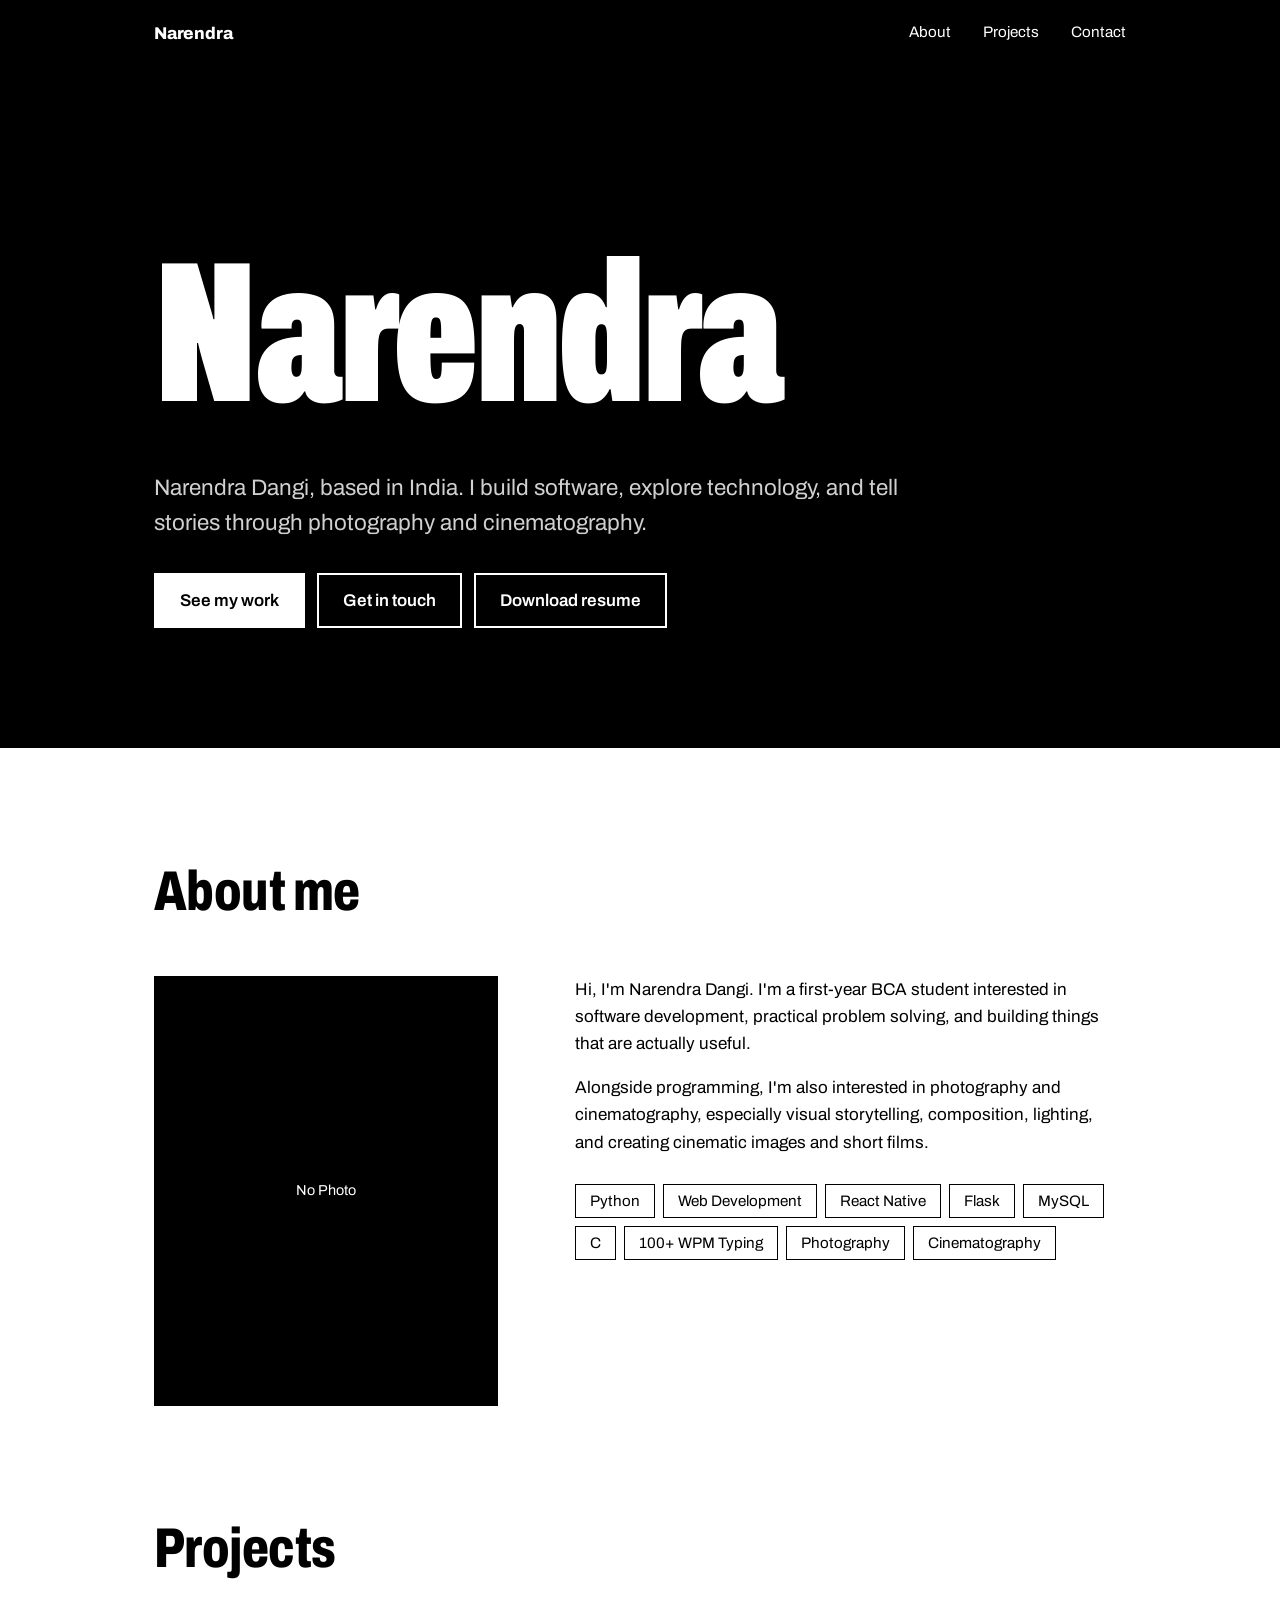
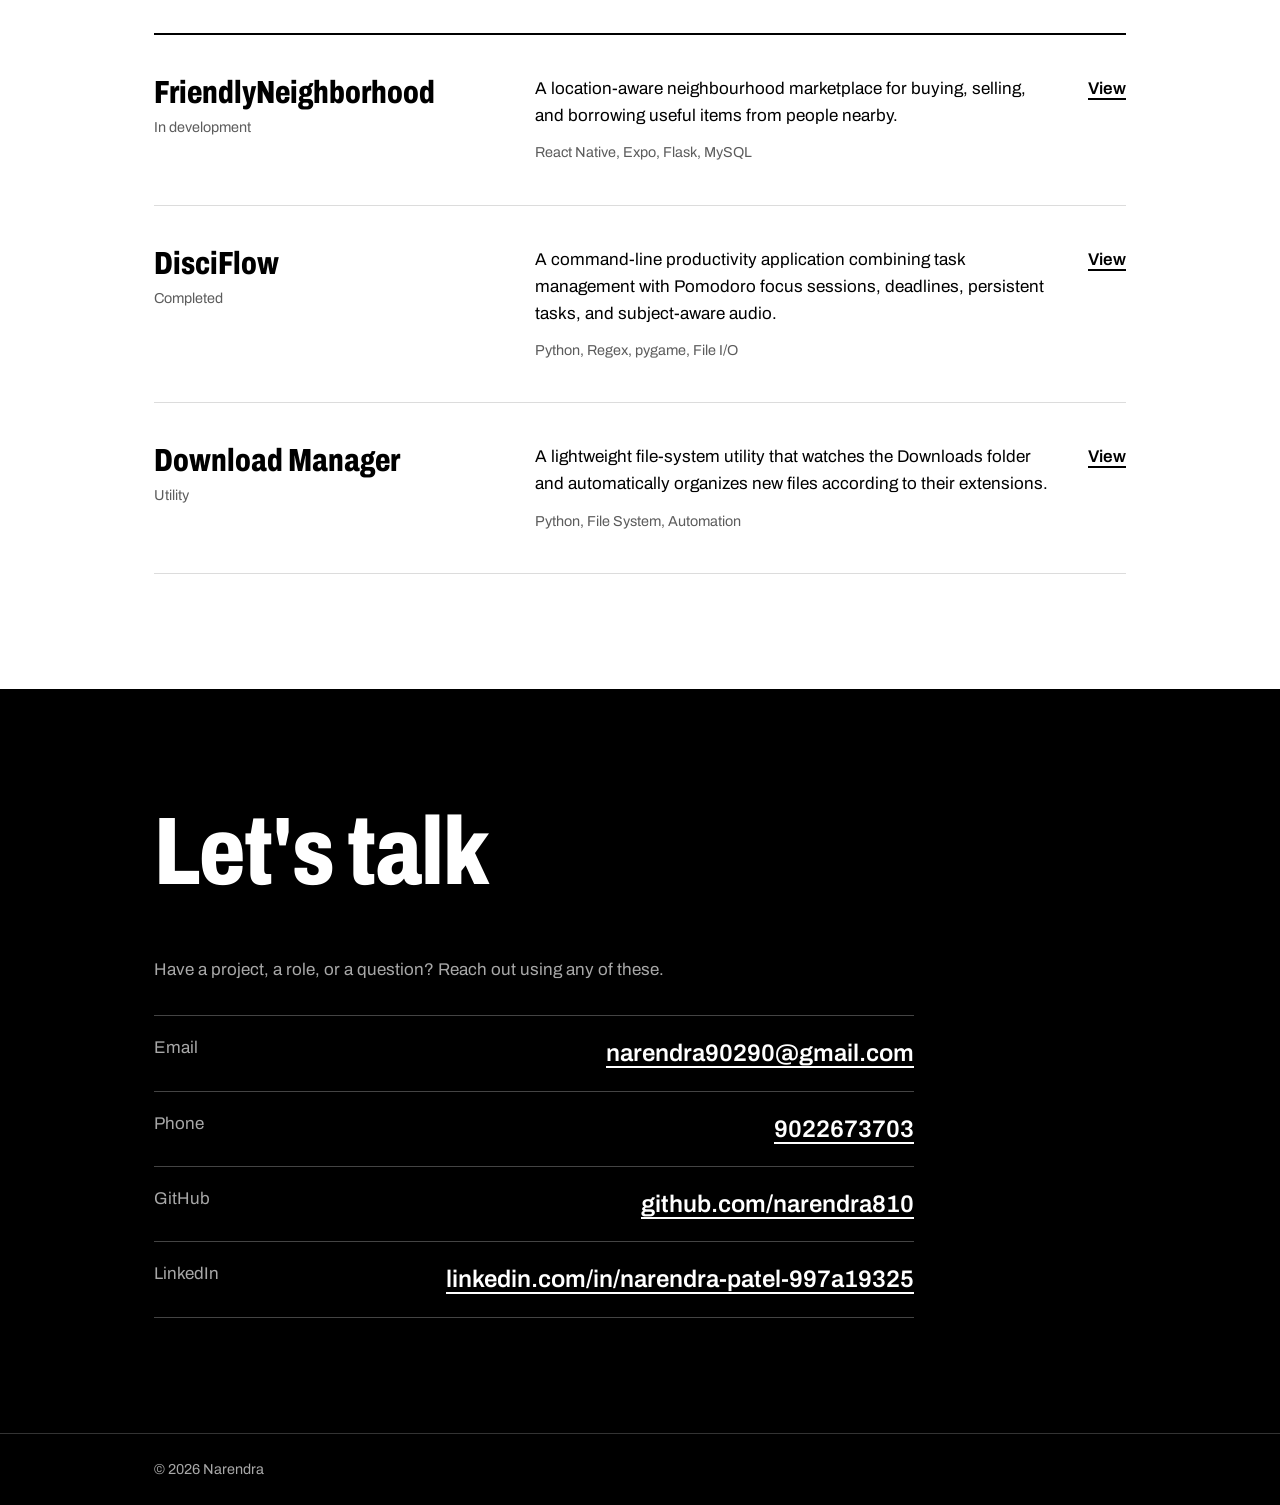
<file: index.html>
<!DOCTYPE html>
<html lang="en">
<head>
<meta charset="UTF-8">
<meta name="viewport" content="width=device-width, initial-scale=1">

<title>Narendra Dangi | Portfolio</title>
<meta name="description" content="Portfolio of Narendra Dangi — developer, photographer and cinematographer.">

<link rel="preconnect" href="https://fonts.googleapis.com">
<link rel="preconnect" href="https://fonts.gstatic.com" crossorigin>
<link href="https://fonts.googleapis.com/css2?family=Archivo:wdth,wght@62..125,400..900&display=swap" rel="stylesheet">

<style>
:root{
  --bg:#fff; --fg:#000; --muted:#5c5c5c; --line:#dcdcdc;
  --pad:clamp(20px,5vw,72px);
}
*{box-sizing:border-box;margin:0;padding:0}
html{scroll-behavior:smooth}
body{font-family:"Archivo",system-ui,-apple-system,"Segoe UI",Arial,sans-serif;background:var(--bg);color:var(--fg);line-height:1.6;font-size:1.0625rem}
a{color:inherit}
:focus-visible{outline:3px solid currentColor;outline-offset:3px}
.wrap{max-width:1100px;margin:0 auto;padding:0 var(--pad)}

/* Inverted (black) blocks */
.dark{background:#000;color:#fff}
.dark .muted{color:#a8a8a8}
.muted{color:var(--muted)}

/* Header */
header{position:sticky;top:0;z-index:10;background:#000;color:#fff}
header .wrap{display:flex;justify-content:space-between;align-items:center;padding-top:16px;padding-bottom:16px;gap:16px}
.logo{font-weight:800;text-decoration:none;letter-spacing:-.01em}
nav{display:flex;gap:clamp(14px,3vw,32px)}
nav a{text-decoration:none;font-size:.95rem;padding:4px 0;border-bottom:2px solid transparent}
nav a:hover{border-color:#fff}

/* Hero */
.hero{padding:clamp(72px,14vw,180px) 0 clamp(56px,10vw,120px)}
.hero h1{font-stretch:62%;font-weight:900;font-size:clamp(3.5rem,17vw,12.5rem);line-height:.88;letter-spacing:-.02em;text-transform:none;overflow-wrap:anywhere}
.hero p{margin-top:clamp(24px,4vw,48px);max-width:34em;font-size:clamp(1.1rem,2.2vw,1.4rem);color:#d0d0d0}
.btns{margin-top:32px;display:flex;flex-wrap:wrap;gap:12px}
.btn{display:inline-block;padding:12px 24px;border:2px solid #fff;text-decoration:none;font-weight:600}
.btn.solid{background:#fff;color:#000}
.btn:hover{background:#fff;color:#000}
.btn.solid:hover{background:#000;color:#fff}

/* Sections */
section{padding:clamp(56px,9vw,120px) 0}
h2{font-stretch:75%;font-weight:800;font-size:clamp(2rem,5vw,3.5rem);line-height:1;letter-spacing:-.01em;margin-bottom:clamp(28px,5vw,56px)}

/* About */
.about{display:grid;grid-template-columns:minmax(0,1fr) minmax(0,1.6fr);gap:clamp(28px,6vw,80px);align-items:start}
.photo{aspect-ratio:4/5;background:#000;color:#fff;display:grid;place-items:center;text-align:center;font-size:.9rem;padding:16px}
.photo img{width:100%;height:100%;object-fit:cover;filter:grayscale(1)}
.about p+p{margin-top:1em}
.skills{margin-top:28px;display:flex;flex-wrap:wrap;gap:8px;list-style:none}
.skills li{border:1.5px solid #000;padding:4px 14px;font-size:.95rem}

/* Projects */
.projects{list-style:none;border-top:2px solid #000}
.project{display:grid;grid-template-columns:minmax(0,1fr) minmax(0,1.5fr) auto;gap:clamp(12px,3vw,40px);padding:clamp(24px,4vw,40px) 0;border-bottom:1px solid var(--line);align-items:start}
.project h3{font-stretch:75%;font-weight:800;font-size:clamp(1.4rem,2.6vw,2rem);line-height:1.1}
.project .year{font-size:.9rem;margin-top:6px}
.project p{max-width:38em}
.tags{margin-top:12px;font-size:.9rem;color:var(--muted)}
.links{display:flex;gap:16px;font-weight:600;white-space:nowrap}
.links a{text-decoration-thickness:2px;text-underline-offset:4px}

/* Contact */
.contact h2{font-size:clamp(2.4rem,8vw,6rem)}
.contact-list{list-style:none;border-top:1px solid #444;max-width:760px}
.contact-list li{display:flex;justify-content:space-between;gap:16px;flex-wrap:wrap;padding:18px 0;border-bottom:1px solid #444}
.contact-list a{font-size:clamp(1.1rem,2.4vw,1.5rem);font-weight:600;text-decoration-thickness:2px;text-underline-offset:5px;overflow-wrap:anywhere}

footer{padding:24px 0;font-size:.9rem;border-top:1px solid #333}

/* Responsive */
@media (max-width:820px){
  .about{grid-template-columns:1fr}
  .photo{max-width:320px}
  .project{grid-template-columns:1fr}
}
@media (max-width:480px){
  nav a{font-size:.85rem}
}
@media (prefers-reduced-motion:reduce){html{scroll-behavior:auto}}
</style>
</head>

<body>

<header>
  <div class="wrap">

    <a class="logo" href="#top">Narendra</a>

    <nav aria-label="Main">
      <a href="#about">About</a>
      <a href="#projects">Projects</a>
      <a href="#contact">Contact</a>
    </nav>

  </div>
</header>


<main id="top">

  <!-- HERO -->
  <div class="dark hero">
    <div class="wrap">

      <h1>Narendra</h1>

      <p>
        Narendra Dangi, based in India. I build software, explore technology,
        and tell stories through photography and cinematography.
      </p>

      <div class="btns">
        <a class="btn solid" href="#projects">See my work</a>
        <a class="btn" href="#contact">Get in touch</a>
        <a class="btn" href="resume.pdf">Download resume</a>
      </div>

    </div>
  </div>


  <!-- ABOUT -->
  <section id="about">
    <div class="wrap">

      <h2>About me</h2>

      <div class="about">

        <div class="photo">
          No Photo
        </div>

        <div>

          <p>
            Hi, I'm Narendra Dangi. I'm a first-year BCA student interested
            in software development, practical problem solving, and building
            things that are actually useful.
          </p>

          <p>
            Alongside programming, I'm also interested in photography and
            cinematography, especially visual storytelling, composition,
            lighting, and creating cinematic images and short films.
          </p>

          <ul class="skills" aria-label="Skills">
            <li>Python</li>
            <li>Web Development</li>
            <li>React Native</li>
            <li>Flask</li>
            <li>MySQL</li>
            <li>C</li>
            <li>100+ WPM Typing</li>
            <li>Photography</li>
            <li>Cinematography</li>
          </ul>

        </div>

      </div>
    </div>
  </section>


  <!-- PROJECTS -->
  <section id="projects" style="padding-top:0">
    <div class="wrap">

      <h2>Projects</h2>

      <ul class="projects">

        <!-- FRIENDLYNEIGHBORHOOD -->
        <li class="project">

          <div>
            <h3>FriendlyNeighborhood</h3>
            <p class="year muted">In development</p>
          </div>

          <div>
            <p>
              A location-aware neighbourhood marketplace for buying,
              selling, and borrowing useful items from people nearby.
            </p>

            <p class="tags">
              React Native, Expo, Flask, MySQL
            </p>
          </div>

          <div class="links">
            <a href="projects/friendlyneighborhood.html">View</a>
          </div>

        </li>


        <!-- DISCIFLOW -->
        <li class="project">

          <div>
            <h3>DisciFlow</h3>
            <p class="year muted">Completed</p>
          </div>

          <div>
            <p>
              A command-line productivity application combining task
              management with Pomodoro focus sessions, deadlines,
              persistent tasks, and subject-aware audio.
            </p>

            <p class="tags">
              Python, Regex, pygame, File I/O
            </p>
          </div>

          <div class="links">
            <a href="projects/disciflow.html">View</a>
          </div>

        </li>


        <!-- DOWNLOAD MANAGER -->
        <li class="project">

          <div>
            <h3>Download Manager</h3>
            <p class="year muted">Utility</p>
          </div>

          <div>
            <p>
              A lightweight file-system utility that watches the Downloads
              folder and automatically organizes new files according to
              their extensions.
            </p>

            <p class="tags">
              Python, File System, Automation
            </p>
          </div>

          <div class="links">
            <a href="projects/download-manager.html">View</a>
          </div>

        </li>

      </ul>

    </div>
  </section>


  <!-- CONTACT -->
  <div class="dark contact" id="contact">

    <section>
      <div class="wrap">

        <h2>Let's talk</h2>

        <p class="muted" style="margin-bottom:32px;max-width:32em">
          Have a project, a role, or a question? Reach out using any of these.
        </p>

        <ul class="contact-list">

          <li>
            <span class="muted">Email</span>
            <a href="mailto:narendra90290@gmail.com">
              narendra90290@gmail.com
            </a>
          </li>

          <li>
            <span class="muted">Phone</span>
            <a href="tel:+919022673703">
              9022673703
            </a>
          </li>

          <li>
            <span class="muted">GitHub</span>
            <a
              href="https://github.com/narendra810"
              target="_blank"
              rel="noopener"
            >
              github.com/narendra810
            </a>
          </li>

          <li>
            <span class="muted">LinkedIn</span>
            <a
              href="https://www.linkedin.com/in/narendra-patel-997a19325/"
              target="_blank"
              rel="noopener"
            >
              linkedin.com/in/narendra-patel-997a19325
            </a>
          </li>

        </ul>

      </div>
    </section>


    <footer>
      <div class="wrap">
        <span class="muted">&copy; 2026 Narendra</span>
      </div>
    </footer>

  </div>

</main>

</body>
</html>
</file>
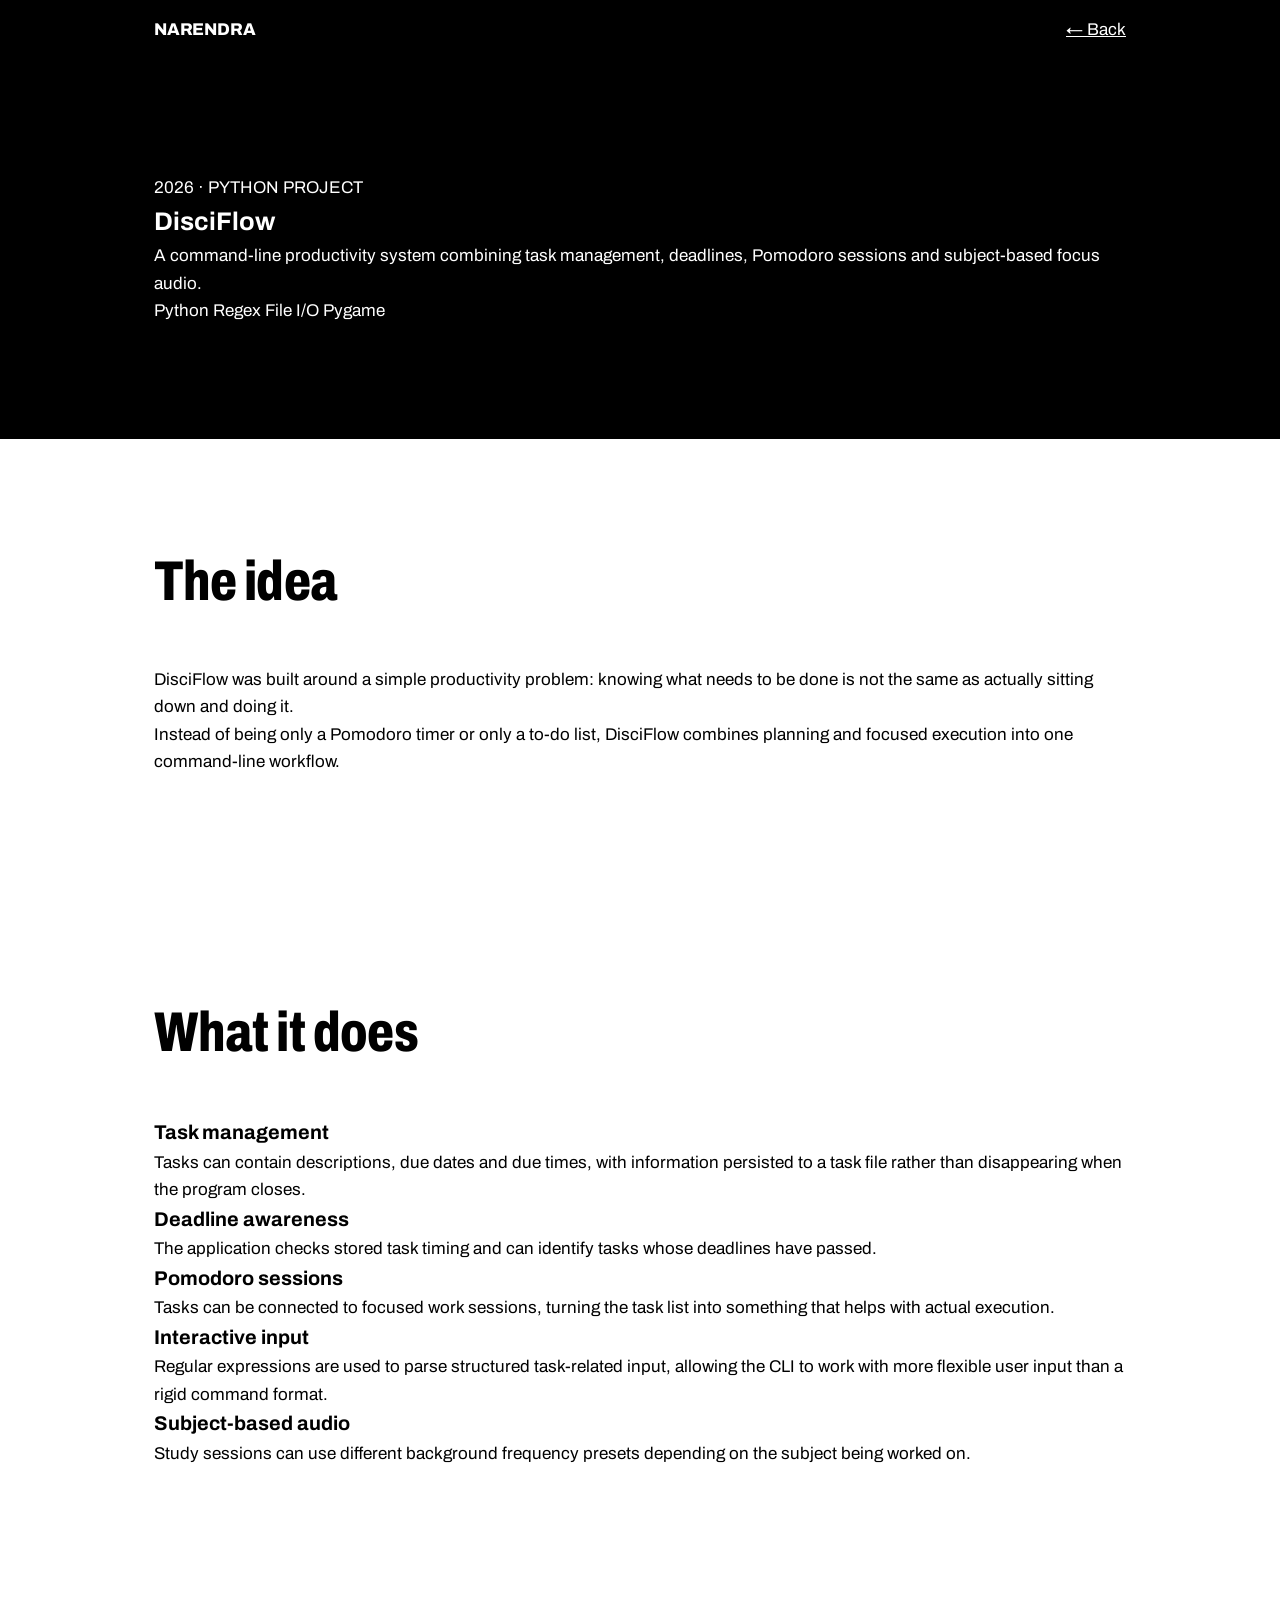
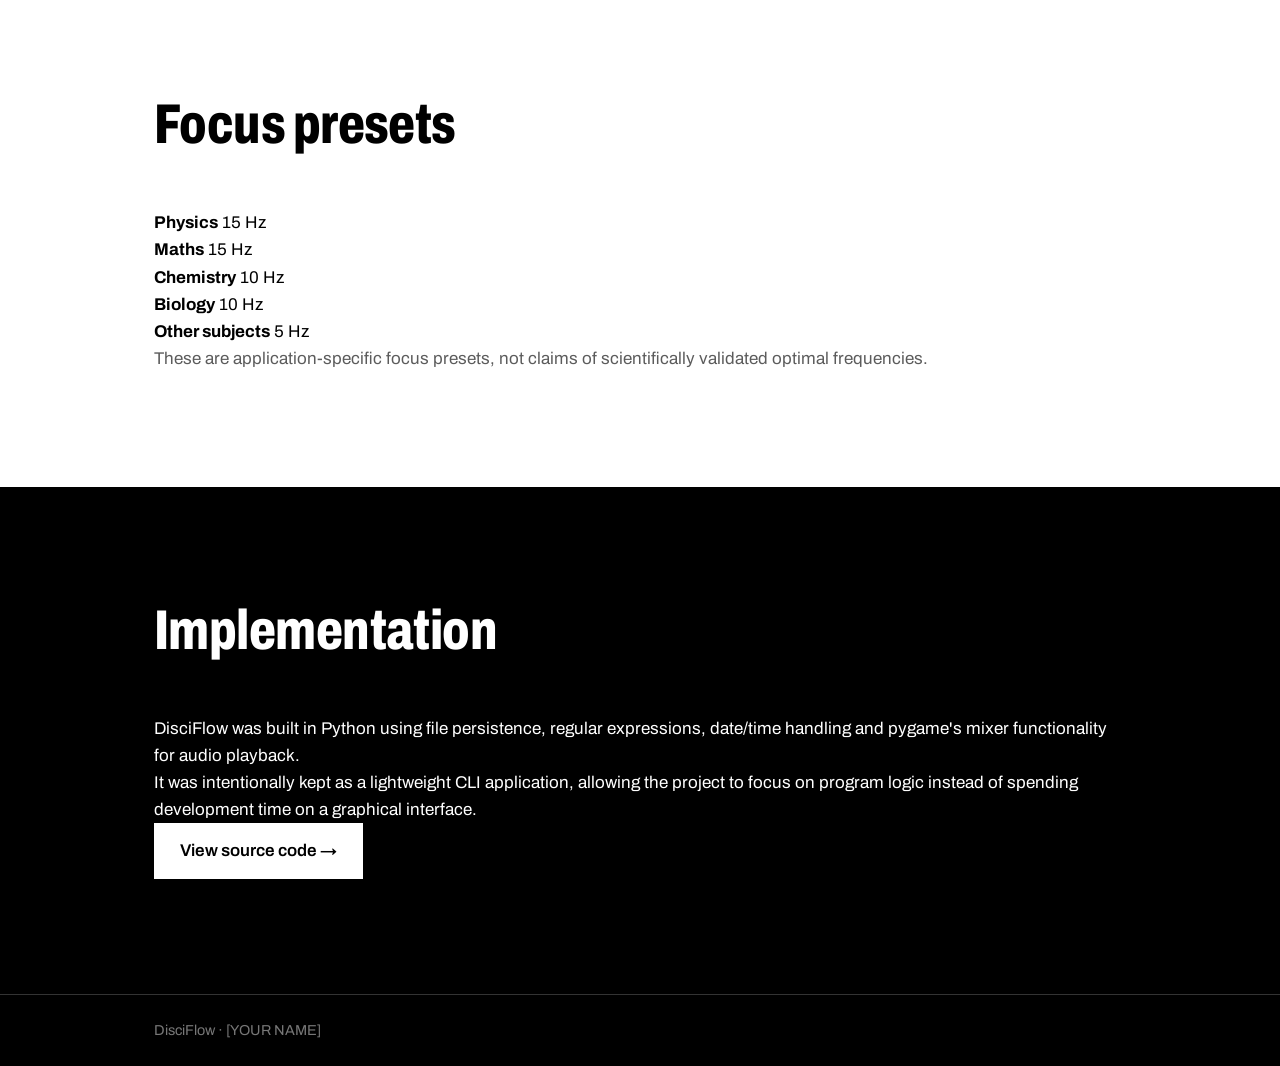
<file: projects/disciflow.html>
<!DOCTYPE html>
<html lang="en">

<head>

  <meta charset="UTF-8">

  <meta name="viewport" content="width=device-width, initial-scale=1">

  <title>DisciFlow | [YOUR NAME]</title>

  <link rel="preconnect" href="https://fonts.googleapis.com">
  <link rel="preconnect" href="https://fonts.gstatic.com" crossorigin">

  <link
    href="https://fonts.googleapis.com/css2?family=Archivo:wdth,wght@62..125,400..900&display=swap"
    rel="stylesheet"
  >

  <link rel="stylesheet" href="../style.css">

</head>


<body>


<header>

  <div class="wrap nav-wrap">

    <a class="logo" href="../index.html">
      NARENDRA
    </a>

    <a href="../index.html#projects">
      ← Back
    </a>

  </div>

</header>


<main>


<section class="dark project-hero">

  <div class="wrap">

    <p class="project-label">
      2026 · PYTHON PROJECT
    </p>

    <h1>
      DisciFlow
    </h1>

    <p class="project-lead">

      A command-line productivity system combining task
      management, deadlines, Pomodoro sessions and
      subject-based focus audio.

    </p>

    <div class="project-tags">

      <span>Python</span>
      <span>Regex</span>
      <span>File I/O</span>
      <span>Pygame</span>

    </div>

  </div>

</section>


<section>

  <div class="wrap project-grid">

    <div>

      <h2>
        The idea
      </h2>

    </div>

    <div>

      <p>

        DisciFlow was built around a simple productivity problem:
        knowing what needs to be done is not the same as actually
        sitting down and doing it.

      </p>

      <p>

        Instead of being only a Pomodoro timer or only a to-do
        list, DisciFlow combines planning and focused execution
        into one command-line workflow.

      </p>

    </div>

  </div>

</section>


<section>

  <div class="wrap">

    <h2>
      What it does
    </h2>


    <div class="feature-list">


      <article>

        <h3>
          Task management
        </h3>

        <p>

          Tasks can contain descriptions, due dates and due times,
          with information persisted to a task file rather than
          disappearing when the program closes.

        </p>

      </article>


      <article>

        <h3>
          Deadline awareness
        </h3>

        <p>

          The application checks stored task timing and can
          identify tasks whose deadlines have passed.

        </p>

      </article>


      <article>

        <h3>
          Pomodoro sessions
        </h3>

        <p>

          Tasks can be connected to focused work sessions,
          turning the task list into something that helps with
          actual execution.

        </p>

      </article>


      <article>

        <h3>
          Interactive input
        </h3>

        <p>

          Regular expressions are used to parse structured
          task-related input, allowing the CLI to work with
          more flexible user input than a rigid command format.

        </p>

      </article>


      <article>

        <h3>
          Subject-based audio
        </h3>

        <p>

          Study sessions can use different background frequency
          presets depending on the subject being worked on.

        </p>

      </article>


    </div>

  </div>

</section>


<section>

  <div class="wrap">

    <h2>
      Focus presets
    </h2>

    <div class="frequency-table">

      <div>
        <strong>Physics</strong>
        <span>15 Hz</span>
      </div>

      <div>
        <strong>Maths</strong>
        <span>15 Hz</span>
      </div>

      <div>
        <strong>Chemistry</strong>
        <span>10 Hz</span>
      </div>

      <div>
        <strong>Biology</strong>
        <span>10 Hz</span>
      </div>

      <div>
        <strong>Other subjects</strong>
        <span>5 Hz</span>
      </div>

    </div>

    <p class="muted">

      These are application-specific focus presets, not claims
      of scientifically validated optimal frequencies.

    </p>

  </div>

</section>



<section class="dark">

  <div class="wrap project-grid">

    <div>

      <h2>
        Implementation
      </h2>

    </div>

    <div>

      <p>

        DisciFlow was built in Python using file persistence,
        regular expressions, date/time handling and pygame's
        mixer functionality for audio playback.

      </p>

      <p>

        It was intentionally kept as a lightweight CLI application,
        allowing the project to focus on program logic instead of
        spending development time on a graphical interface.

      </p>

      <a
        class="btn solid project-button"
        href="[DISCIFLOW GITHUB URL]"
        target="_blank"
      >
        View source code →
      </a>

    </div>

  </div>

</section>


</main>


<footer>

  <div class="wrap">
    DisciFlow · [YOUR NAME]
  </div>

</footer>


</body>
</html>
</file>
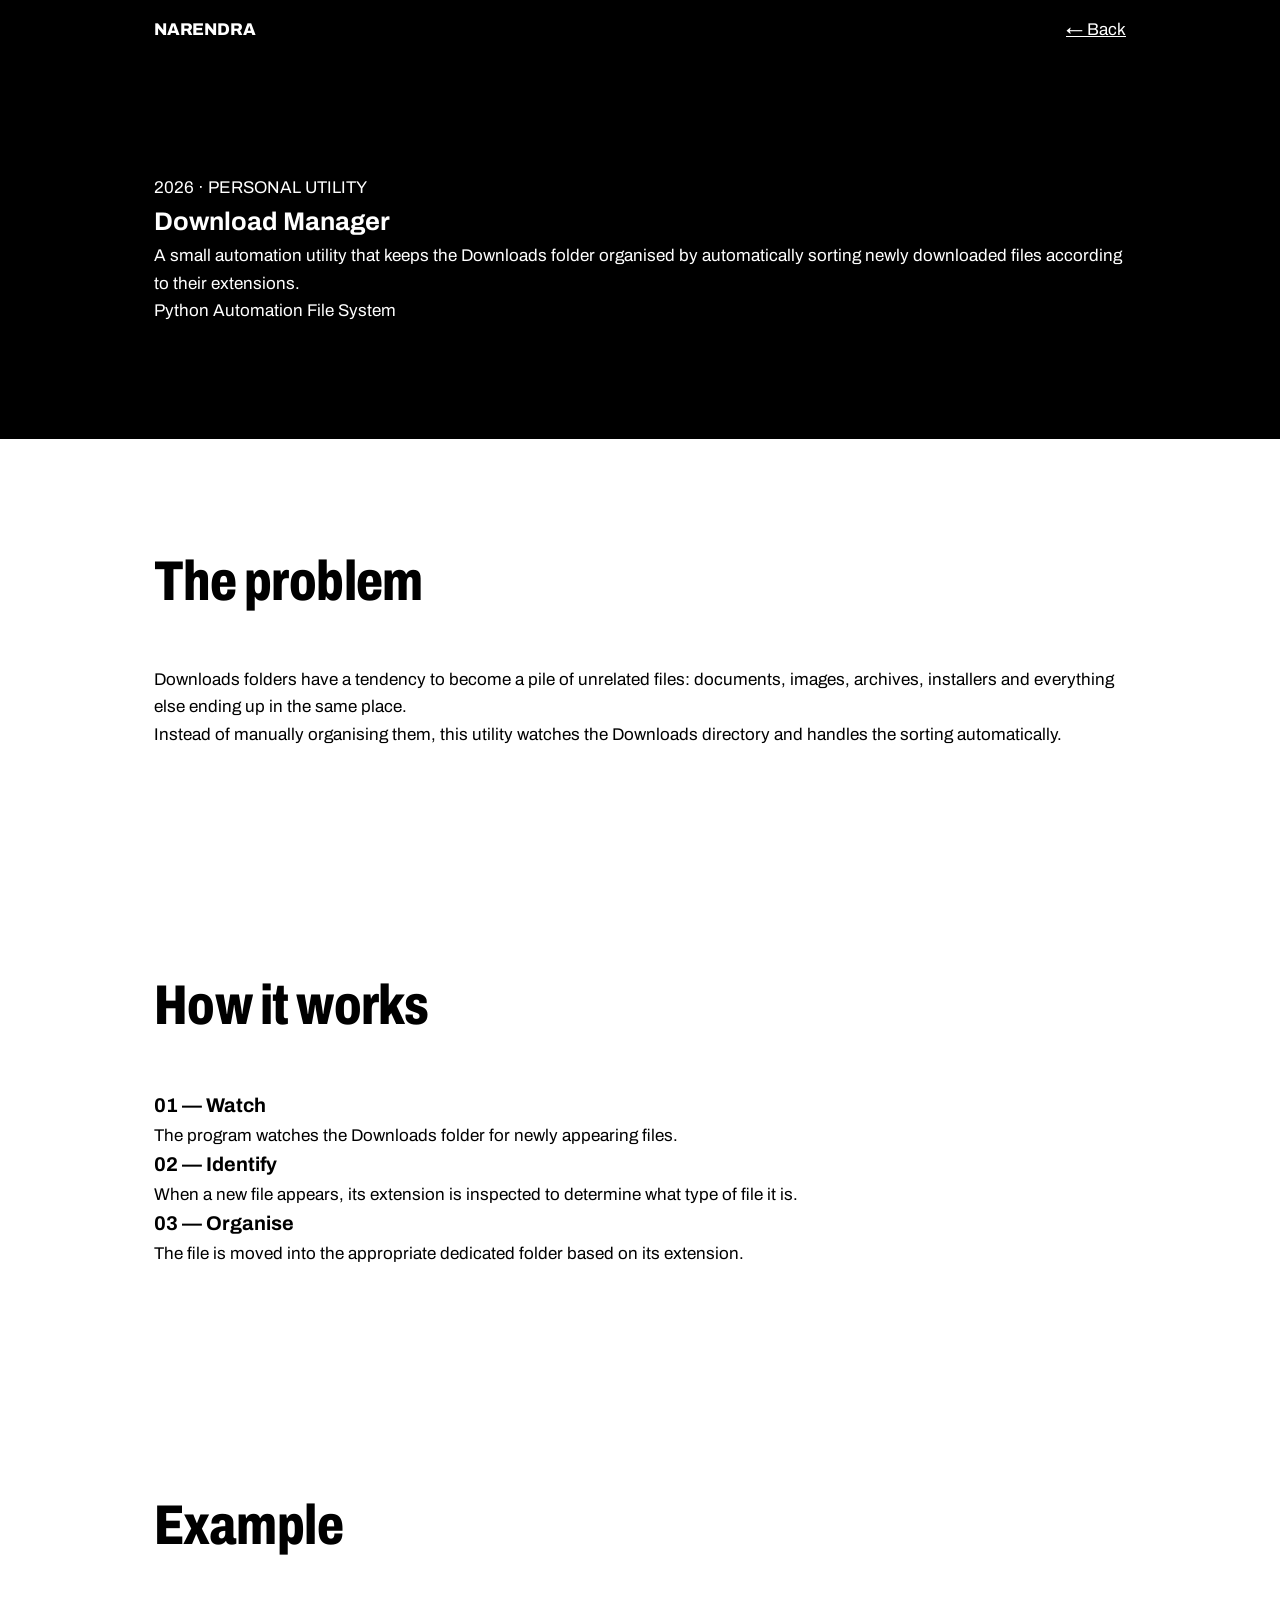
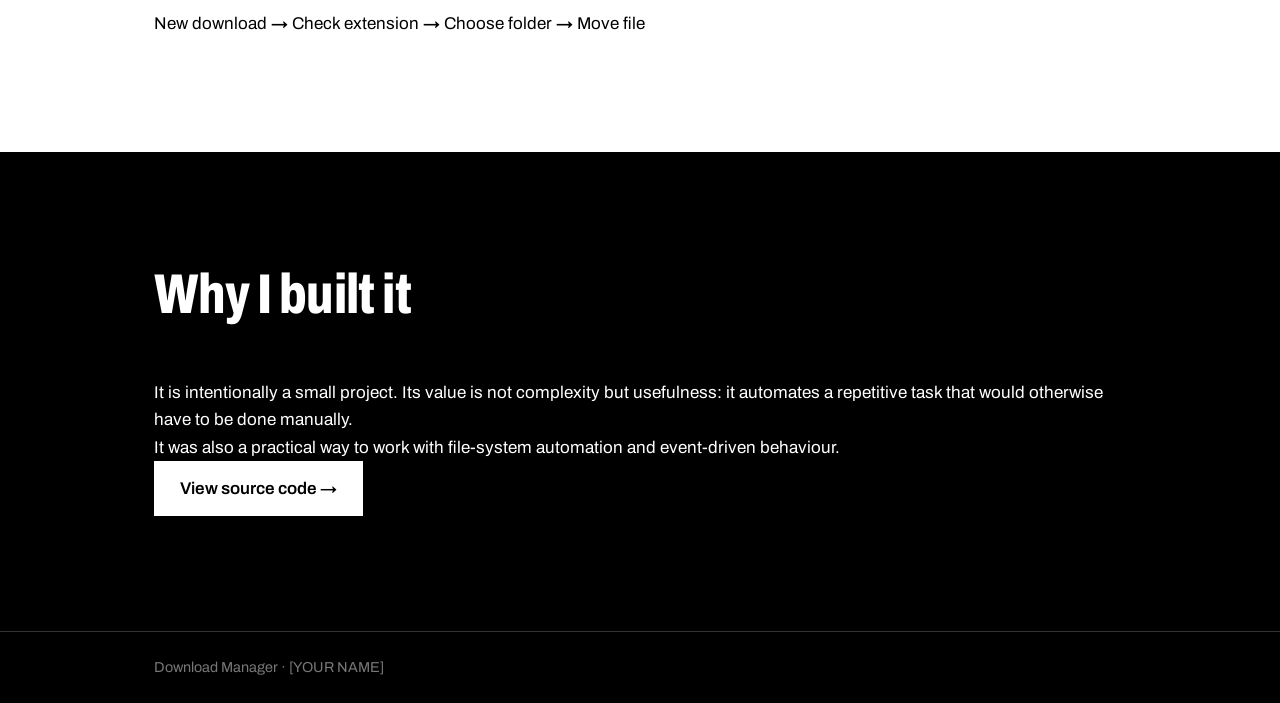
<file: projects/download-manager.html>
<!DOCTYPE html>
<html lang="en">

<head>

  <meta charset="UTF-8">

  <meta name="viewport" content="width=device-width, initial-scale=1">

  <title>Download Manager | [YOUR NAME]</title>

  <link rel="preconnect" href="https://fonts.googleapis.com">
  <link rel="preconnect" href="https://fonts.gstatic.com" crossorigin">

  <link
    href="https://fonts.googleapis.com/css2?family=Archivo:wdth,wght@62..125,400..900&display=swap"
    rel="stylesheet"
  >

  <link rel="stylesheet" href="../style.css">

</head>


<body>


<header>

  <div class="wrap nav-wrap">

    <a class="logo" href="../index.html">
      NARENDRA
    </a>

    <a href="../index.html#projects">
      ← Back
    </a>

  </div>

</header>


<main>


<section class="dark project-hero">

  <div class="wrap">

    <p class="project-label">
      2026 · PERSONAL UTILITY
    </p>

    <h1>
      Download Manager
    </h1>

    <p class="project-lead">

      A small automation utility that keeps the Downloads folder
      organised by automatically sorting newly downloaded files
      according to their extensions.

    </p>

    <div class="project-tags">

      <span>Python</span>
      <span>Automation</span>
      <span>File System</span>

    </div>

  </div>

</section>


<section>

  <div class="wrap project-grid">

    <div>

      <h2>
        The problem
      </h2>

    </div>

    <div>

      <p>

        Downloads folders have a tendency to become a pile of
        unrelated files: documents, images, archives, installers
        and everything else ending up in the same place.

      </p>

      <p>

        Instead of manually organising them, this utility watches
        the Downloads directory and handles the sorting automatically.

      </p>

    </div>

  </div>

</section>


<section>

  <div class="wrap">

    <h2>
      How it works
    </h2>


    <div class="feature-list">


      <article>

        <h3>
          01 — Watch
        </h3>

        <p>

          The program watches the Downloads folder for newly
          appearing files.

        </p>

      </article>


      <article>

        <h3>
          02 — Identify
        </h3>

        <p>

          When a new file appears, its extension is inspected
          to determine what type of file it is.

        </p>

      </article>


      <article>

        <h3>
          03 — Organise
        </h3>

        <p>

          The file is moved into the appropriate dedicated
          folder based on its extension.

        </p>

      </article>


    </div>

  </div>

</section>


<section>

  <div class="wrap">

    <h2>
      Example
    </h2>


    <div class="flow-box">

      <span>New download</span>

      <strong>→</strong>

      <span>Check extension</span>

      <strong>→</strong>

      <span>Choose folder</span>

      <strong>→</strong>

      <span>Move file</span>

    </div>

  </div>

</section>




<section class="dark">

  <div class="wrap project-grid">

    <div>

      <h2>
        Why I built it
      </h2>

    </div>

    <div>

      <p>

        It is intentionally a small project. Its value is not
        complexity but usefulness: it automates a repetitive
        task that would otherwise have to be done manually.

      </p>

      <p>

        It was also a practical way to work with file-system
        automation and event-driven behaviour.

      </p>

      <a
        class="btn solid project-button"
        href="[DOWNLOAD MANAGER GITHUB URL]"
        target="_blank"
      >
        View source code →
      </a>

    </div>

  </div>

</section>


</main>


<footer>

  <div class="wrap">
    Download Manager · [YOUR NAME]
  </div>

</footer>


</body>
</html>
</file>
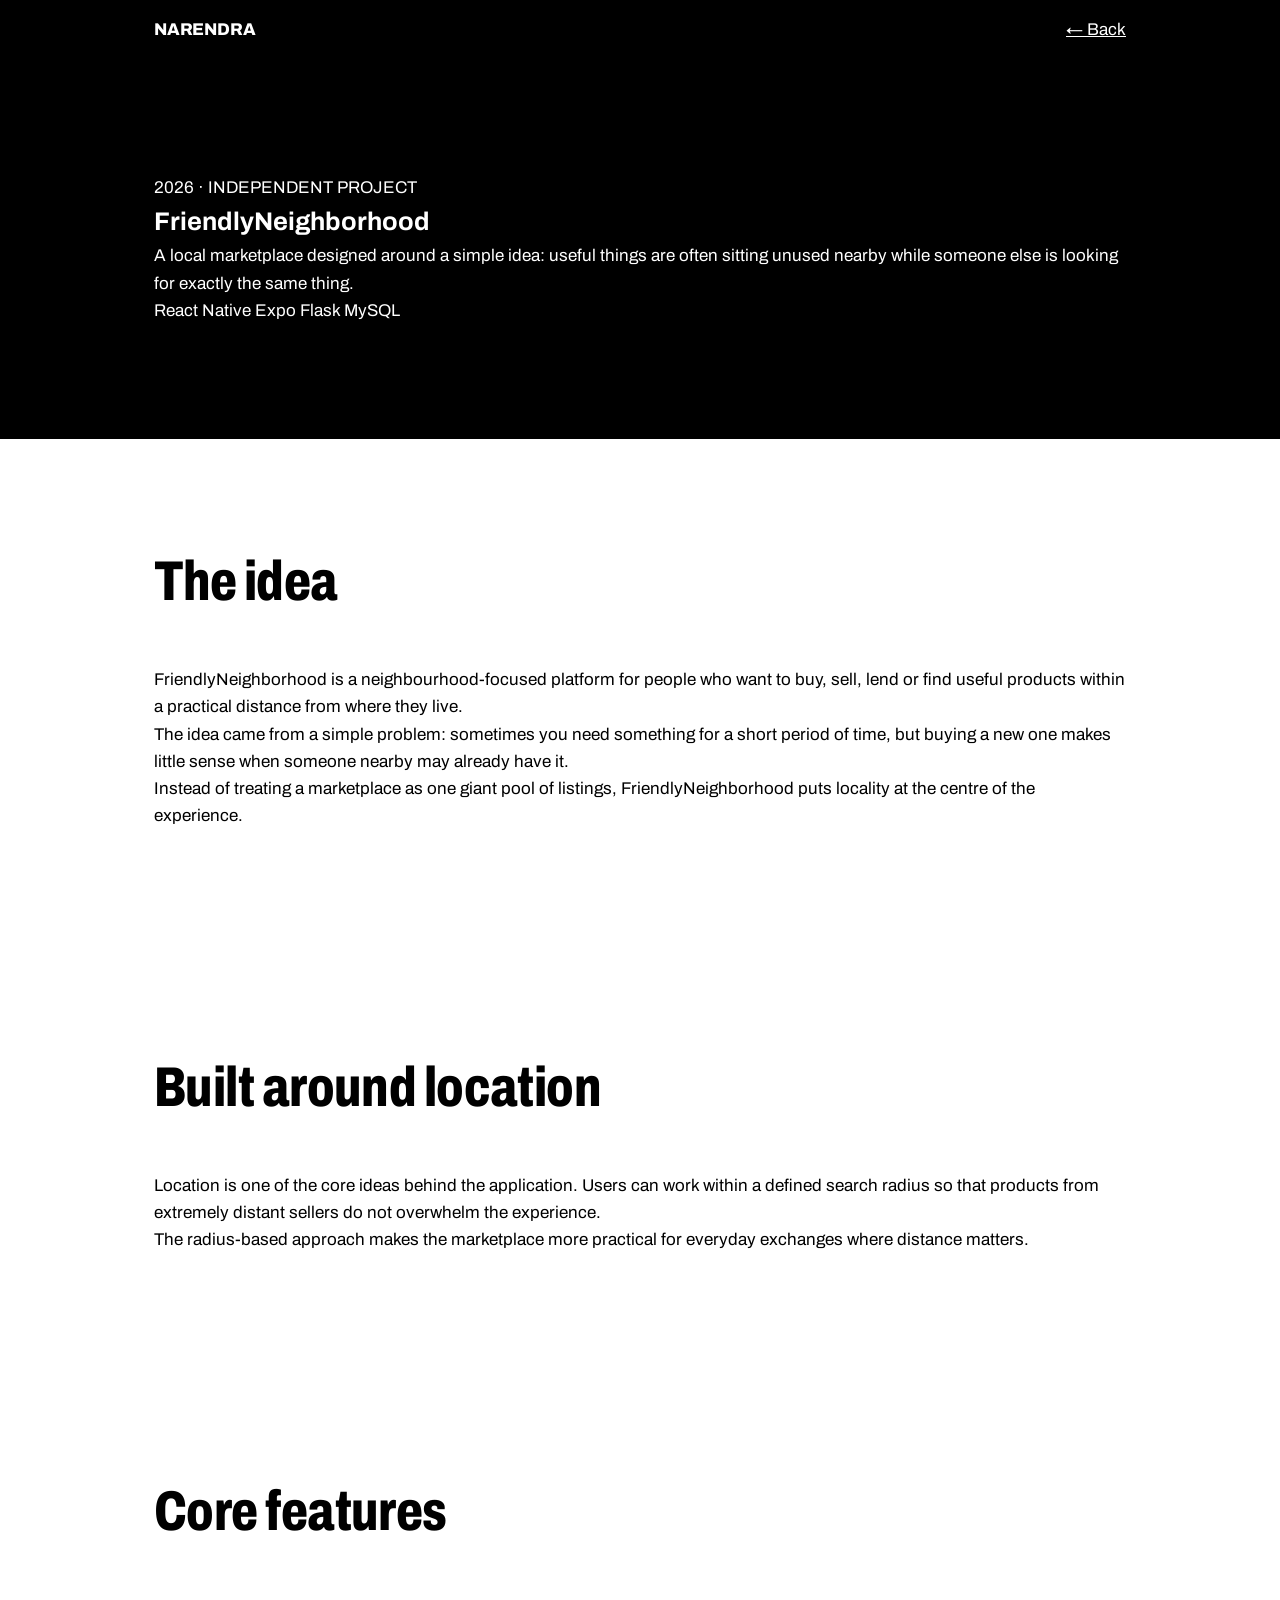
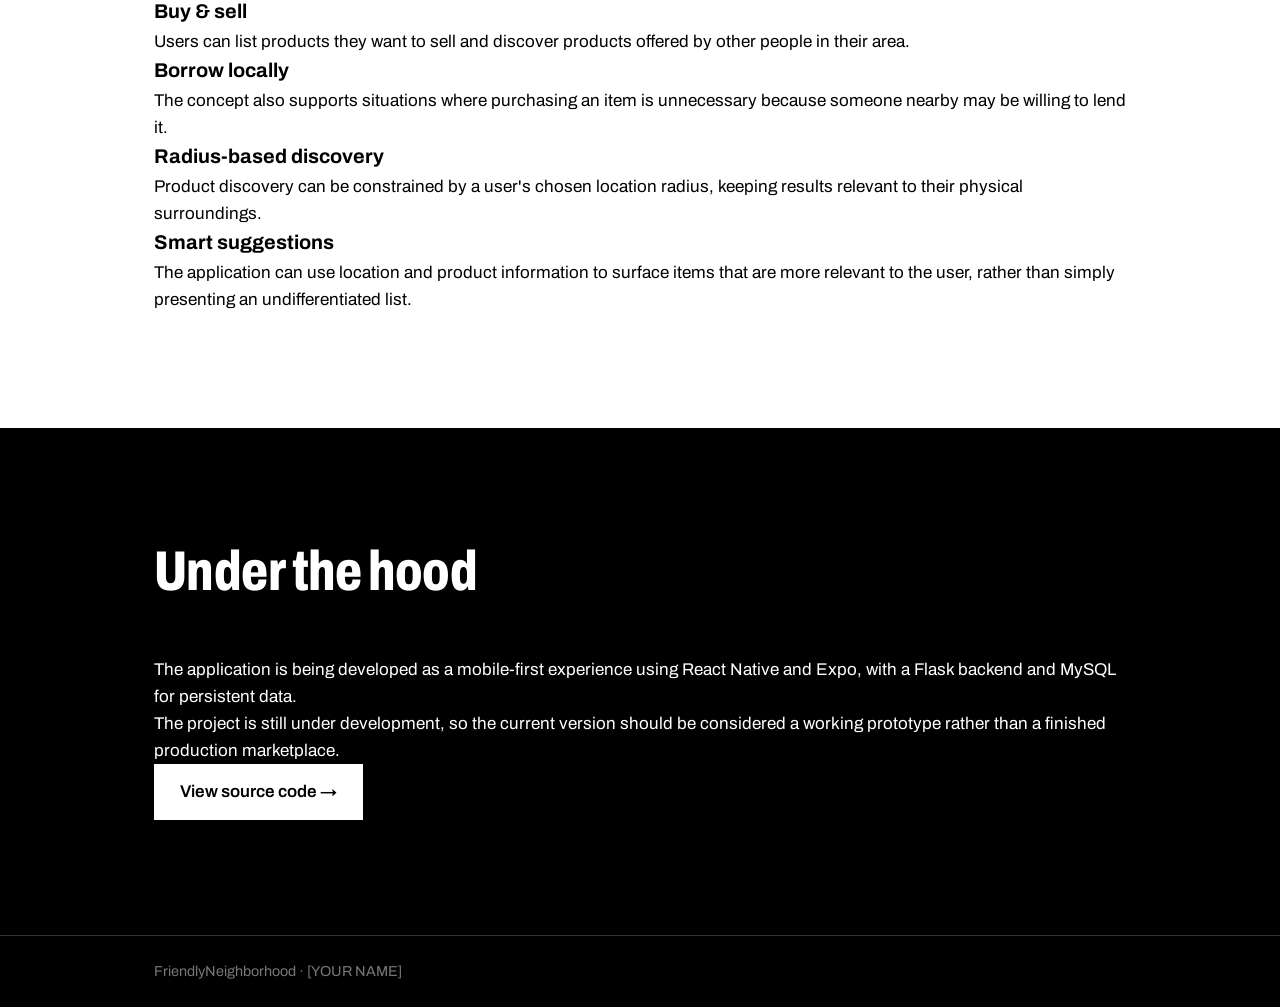
<file: projects/friendlyneighborhood.html>
<!DOCTYPE html>
<html lang="en">

<head>

  <meta charset="UTF-8">

  <meta name="viewport" content="width=device-width, initial-scale=1">

  <title>FriendlyNeighborhood | [YOUR NAME]</title>

  <link rel="preconnect" href="https://fonts.googleapis.com">
  <link rel="preconnect" href="https://fonts.gstatic.com" crossorigin>

  <link
    href="https://fonts.googleapis.com/css2?family=Archivo:wdth,wght@62..125,400..900&display=swap"
    rel="stylesheet"
  >

  <link rel="stylesheet" href="../style.css">

</head>


<body>


<header>

  <div class="wrap nav-wrap">

    <a class="logo" href="../index.html">
      NARENDRA
    </a>

    <a href="../index.html#projects">
      ← Back
    </a>

  </div>

</header>


<main>


<!-- HERO -->

<section class="dark project-hero">

  <div class="wrap">

    <p class="project-label">
      2026 · INDEPENDENT PROJECT
    </p>

    <h1>
      FriendlyNeighborhood
    </h1>

    <p class="project-lead">

      A local marketplace designed around a simple idea:
      useful things are often sitting unused nearby while
      someone else is looking for exactly the same thing.

    </p>

    <div class="project-tags">

      <span>React Native</span>
      <span>Expo</span>
      <span>Flask</span>
      <span>MySQL</span>

    </div>

  </div>

</section>


<!-- OVERVIEW -->

<section>

  <div class="wrap project-grid">

    <div>

      <h2>
        The idea
      </h2>

    </div>


    <div>

      <p>

        FriendlyNeighborhood is a neighbourhood-focused platform
        for people who want to buy, sell, lend or find useful
        products within a practical distance from where they live.

      </p>

      <p>

        The idea came from a simple problem: sometimes you need
        something for a short period of time, but buying a new one
        makes little sense when someone nearby may already have it.

      </p>

      <p>

        Instead of treating a marketplace as one giant pool of
        listings, FriendlyNeighborhood puts locality at the centre
        of the experience.

      </p>

    </div>

  </div>

</section>


<!-- LOCATION -->

<section class="light-section">

  <div class="wrap project-grid">

    <div>

      <h2>
        Built around location
      </h2>

    </div>

    <div>

      <p>

        Location is one of the core ideas behind the application.
        Users can work within a defined search radius so that
        products from extremely distant sellers do not overwhelm
        the experience.

      </p>

      <p>

        The radius-based approach makes the marketplace more
        practical for everyday exchanges where distance matters.

      </p>

    </div>

  </div>

</section>


<!-- FEATURES -->

<section>

  <div class="wrap">

    <h2>
      Core features
    </h2>


    <div class="feature-list">


      <article>

        <h3>
          Buy & sell
        </h3>

        <p>

          Users can list products they want to sell and discover
          products offered by other people in their area.

        </p>

      </article>


      <article>

        <h3>
          Borrow locally
        </h3>

        <p>

          The concept also supports situations where purchasing
          an item is unnecessary because someone nearby may be
          willing to lend it.

        </p>

      </article>


      <article>

        <h3>
          Radius-based discovery
        </h3>

        <p>

          Product discovery can be constrained by a user's chosen
          location radius, keeping results relevant to their
          physical surroundings.

        </p>

      </article>


      <article>

        <h3>
          Smart suggestions
        </h3>

        <p>

          The application can use location and product information
          to surface items that are more relevant to the user,
          rather than simply presenting an undifferentiated list.

        </p>

      </article>


    </div>

  </div>

</section>


<!-- SCREENSHOTS -->



<!-- TECH -->

<section class="dark">

  <div class="wrap project-grid">

    <div>

      <h2>
        Under the hood
      </h2>

    </div>

    <div>

      <p>

        The application is being developed as a mobile-first
        experience using React Native and Expo, with a Flask
        backend and MySQL for persistent data.

      </p>

      <p>

        The project is still under development, so the current
        version should be considered a working prototype rather
        than a finished production marketplace.

      </p>

      <a
        class="btn solid project-button"
        href="[FRIENDLYNEIGHBORHOOD GITHUB URL]"
        target="_blank"
      >
        View source code →
      </a>

    </div>

  </div>

</section>


</main>


<footer>

  <div class="wrap">

    FriendlyNeighborhood · [YOUR NAME]

  </div>

</footer>


</body>
</html>
</file>
<file: style.css>
:root {
  --bg: #fff;
  --fg: #000;
  --muted: #5c5c5c;
  --line: #dcdcdc;
  --dark-muted: #a8a8a8;
  --pad: clamp(20px, 5vw, 72px);
}

* {
  box-sizing: border-box;
  margin: 0;
  padding: 0;
}

html {
  scroll-behavior: smooth;
}

body {
  font-family:
    "Archivo",
    system-ui,
    -apple-system,
    "Segoe UI",
    Arial,
    sans-serif;

  background: var(--bg);
  color: var(--fg);

  line-height: 1.6;
  font-size: 1.0625rem;
}

a {
  color: inherit;
}

.wrap {
  max-width: 1100px;
  margin: 0 auto;
  padding: 0 var(--pad);
}

.dark {
  background: #000;
  color: #fff;
}

.muted {
  color: var(--muted);
}

.dark .muted {
  color: var(--dark-muted);
}


/* NAVIGATION */

header {
  position: sticky;
  top: 0;
  z-index: 10;

  background: #000;
  color: #fff;
}

.nav-wrap {
  display: flex;
  justify-content: space-between;
  align-items: center;

  padding-top: 16px;
  padding-bottom: 16px;

  gap: 16px;
}

.logo {
  font-weight: 800;
  text-decoration: none;
  letter-spacing: -.01em;
}

nav {
  display: flex;
  gap: clamp(14px, 3vw, 32px);
}

nav a {
  text-decoration: none;
  font-size: .95rem;
  padding: 4px 0;

  border-bottom: 2px solid transparent;
}

nav a:hover {
  border-color: #fff;
}


/* HERO */

.hero {
  padding:
    clamp(72px, 14vw, 180px)
    0
    clamp(56px, 10vw, 120px);
}

.hero h1 {
  font-stretch: 62%;
  font-weight: 900;

  font-size: clamp(3.5rem, 17vw, 12.5rem);

  line-height: .88;
  letter-spacing: -.02em;

  overflow-wrap: anywhere;
}

.hero p {
  margin-top: clamp(24px, 4vw, 48px);

  max-width: 34em;

  font-size: clamp(1.1rem, 2.2vw, 1.4rem);

  color: #d0d0d0;
}

.btns {
  margin-top: 32px;

  display: flex;
  flex-wrap: wrap;
  gap: 12px;
}

.btn {
  display: inline-block;

  padding: 12px 24px;

  border: 2px solid #fff;

  text-decoration: none;
  font-weight: 600;
}

.btn.solid {
  background: #fff;
  color: #000;
}

.btn:hover {
  background: #fff;
  color: #000;
}

.btn.solid:hover {
  background: #000;
  color: #fff;
}


/* GENERAL SECTIONS */

section {
  padding: clamp(56px, 9vw, 120px) 0;
}

h2 {
  font-stretch: 75%;
  font-weight: 800;

  font-size: clamp(2rem, 5vw, 3.5rem);

  line-height: 1;
  letter-spacing: -.01em;

  margin-bottom: clamp(28px, 5vw, 56px);
}


/* ABOUT */

.about {
  display: grid;

  grid-template-columns:
    minmax(0, 1fr)
    minmax(0, 1.6fr);

  gap: clamp(28px, 6vw, 80px);

  align-items: start;
}

.photo {
  aspect-ratio: 4 / 5;

  background: #000;
  color: #fff;

  display: grid;
  place-items: center;

  text-align: center;

  font-size: .9rem;
  padding: 16px;
}

.about p + p {
  margin-top: 1em;
}


/* SKILLS */

.skills {
  margin-top: 28px;

  display: flex;
  flex-wrap: wrap;

  gap: 8px;

  list-style: none;
}

.skills li {
  border: 1.5px solid #000;

  padding: 4px 14px;

  font-size: .95rem;
}


/* PROJECTS */

.projects {
  list-style: none;

  border-top: 2px solid #000;
}

.project {
  display: grid;

  grid-template-columns:
    minmax(0, 1fr)
    minmax(0, 1.5fr)
    auto;

  gap: clamp(12px, 3vw, 40px);

  padding:
    clamp(24px, 4vw, 40px)
    0;

  border-bottom: 1px solid var(--line);

  align-items: start;
}

.project h3 {
  font-stretch: 75%;
  font-weight: 800;

  font-size: clamp(1.4rem, 2.6vw, 2rem);

  line-height: 1.1;
}

.project .year {
  font-size: .9rem;
  margin-top: 6px;
}

.project p {
  max-width: 38em;
}

.tags {
  margin-top: 12px;

  font-size: .9rem;

  color: var(--muted);
}

.links {
  display: flex;
  gap: 16px;

  font-weight: 600;

  white-space: nowrap;
}

.links a {
  text-decoration-thickness: 2px;
  text-underline-offset: 4px;
}


/* CONTACT */

.contact h2 {
  font-size: clamp(2.4rem, 8vw, 6rem);
}

.contact-intro {
  margin-bottom: 32px;
  max-width: 32em;
}

.contact-list {
  list-style: none;

  border-top: 1px solid #444;

  max-width: 760px;
}

.contact-list li {
  display: flex;

  justify-content: space-between;

  gap: 16px;

  flex-wrap: wrap;

  padding: 18px 0;

  border-bottom: 1px solid #444;
}

.contact-list a {
  font-size: clamp(1.1rem, 2.4vw, 1.5rem);

  font-weight: 600;

  text-decoration-thickness: 2px;
  text-underline-offset: 5px;

  overflow-wrap: anywhere;
}


/* FOOTER */

footer {
  padding: 24px 0;

  font-size: .9rem;

  border-top: 1px solid #333;

  background: #000;
  color: #777;
}


/* MOBILE */

@media (max-width: 820px) {

  .about {
    grid-template-columns: 1fr;
  }

  .photo {
    max-width: 320px;
  }

  .project {
    grid-template-columns: 1fr;
  }

  .links {
    margin-top: 8px;
  }

}

@media (max-width: 480px) {

  nav a {
    font-size: .85rem;
  }

}
</file>
